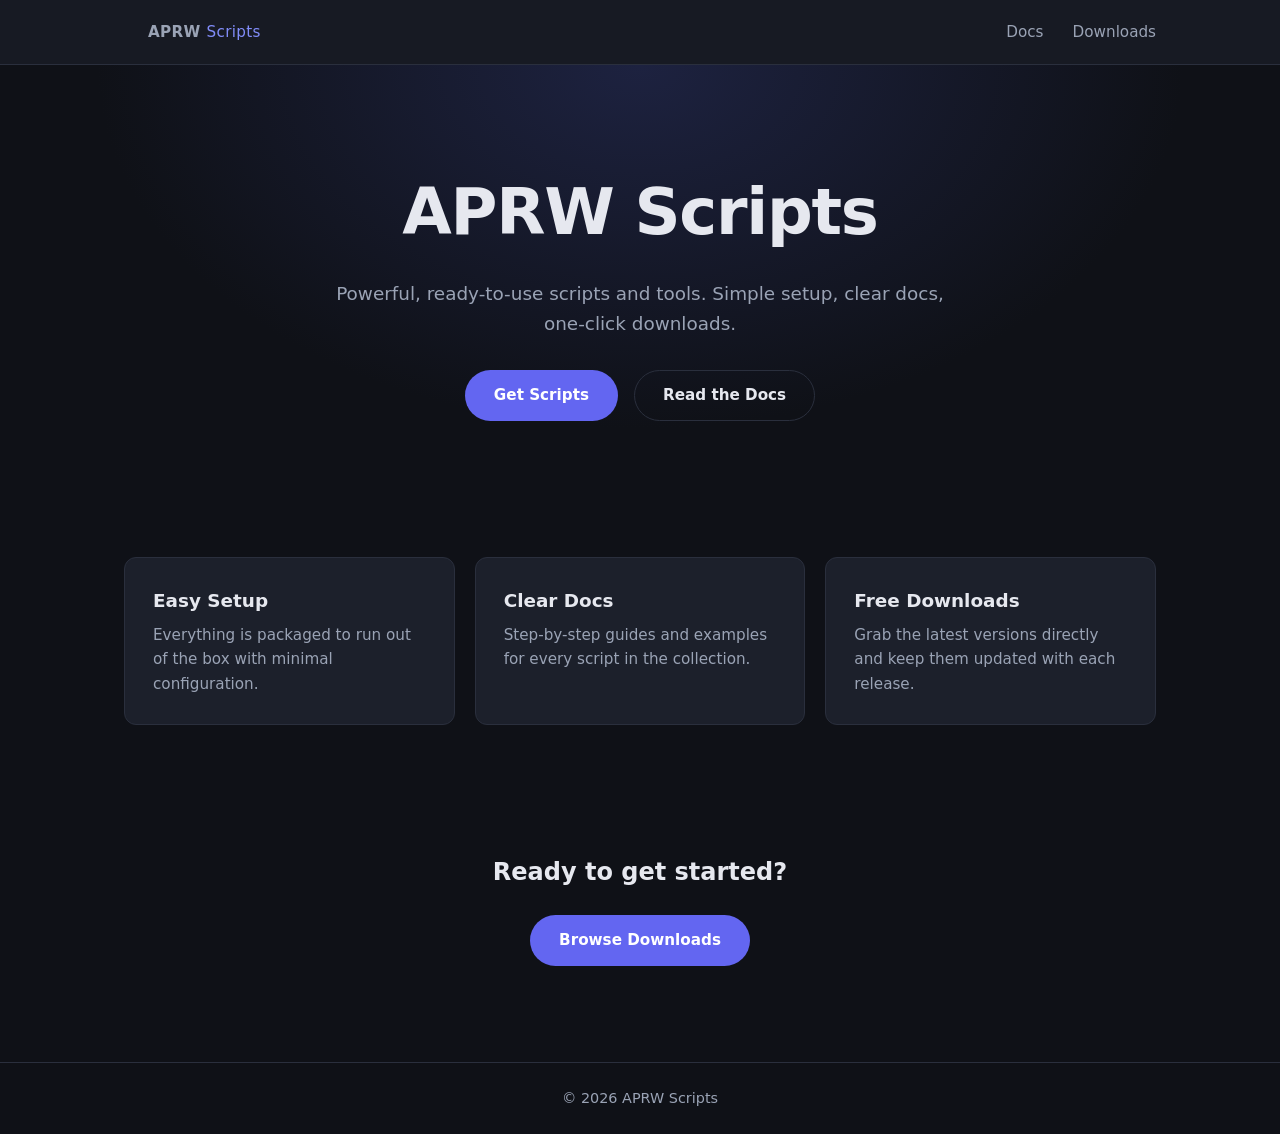
<file: index.html>
<!DOCTYPE html>
<html lang="en">
<head>
  <meta charset="UTF-8">
  <meta name="viewport" content="width=device-width, initial-scale=1.0">
  <title>APRW Scripts</title>
  <meta name="description" content="APRW Scripts - Tools, scripts, and documentation.">
  <link rel="stylesheet" href="style.css">
</head>
<body>
  <header class="site-header">
    <div class="container nav">
      <a class="brand" href="index.html">APRW<span>Scripts</span></a>
      <nav>
        <a href="docs.html">Docs</a>
        <a href="downloads.html">Downloads</a>
      </nav>
    </div>
  </header>

  <main>
    <section class="hero">
      <div class="container">
        <h1>APRW Scripts</h1>
        <p>Powerful, ready-to-use scripts and tools. Simple setup, clear docs, one-click downloads.</p>
        <div class="hero-actions">
          <a class="btn btn-primary" href="downloads.html">Get Scripts</a>
          <a class="btn btn-outline" href="docs.html">Read the Docs</a>
        </div>
      </div>
    </section>

    <section class="features">
      <div class="container grid-3">
        <article class="card">
          <h2>Easy Setup</h2>
          <p>Everything is packaged to run out of the box with minimal configuration.</p>
        </article>
        <article class="card">
          <h2>Clear Docs</h2>
          <p>Step-by-step guides and examples for every script in the collection.</p>
        </article>
        <article class="card">
          <h2>Free Downloads</h2>
          <p>Grab the latest versions directly and keep them updated with each release.</p>
        </article>
      </div>
    </section>

    <section class="cta">
      <div class="container">
        <h2>Ready to get started?</h2>
        <a class="btn btn-primary" href="downloads.html">Browse Downloads</a>
      </div>
    </section>
  </main>

  <footer class="site-footer">
    <div class="container">
      <p>&copy; 2026 APRW Scripts</p>
    </div>
  </footer>
</body>
</html>
</file>
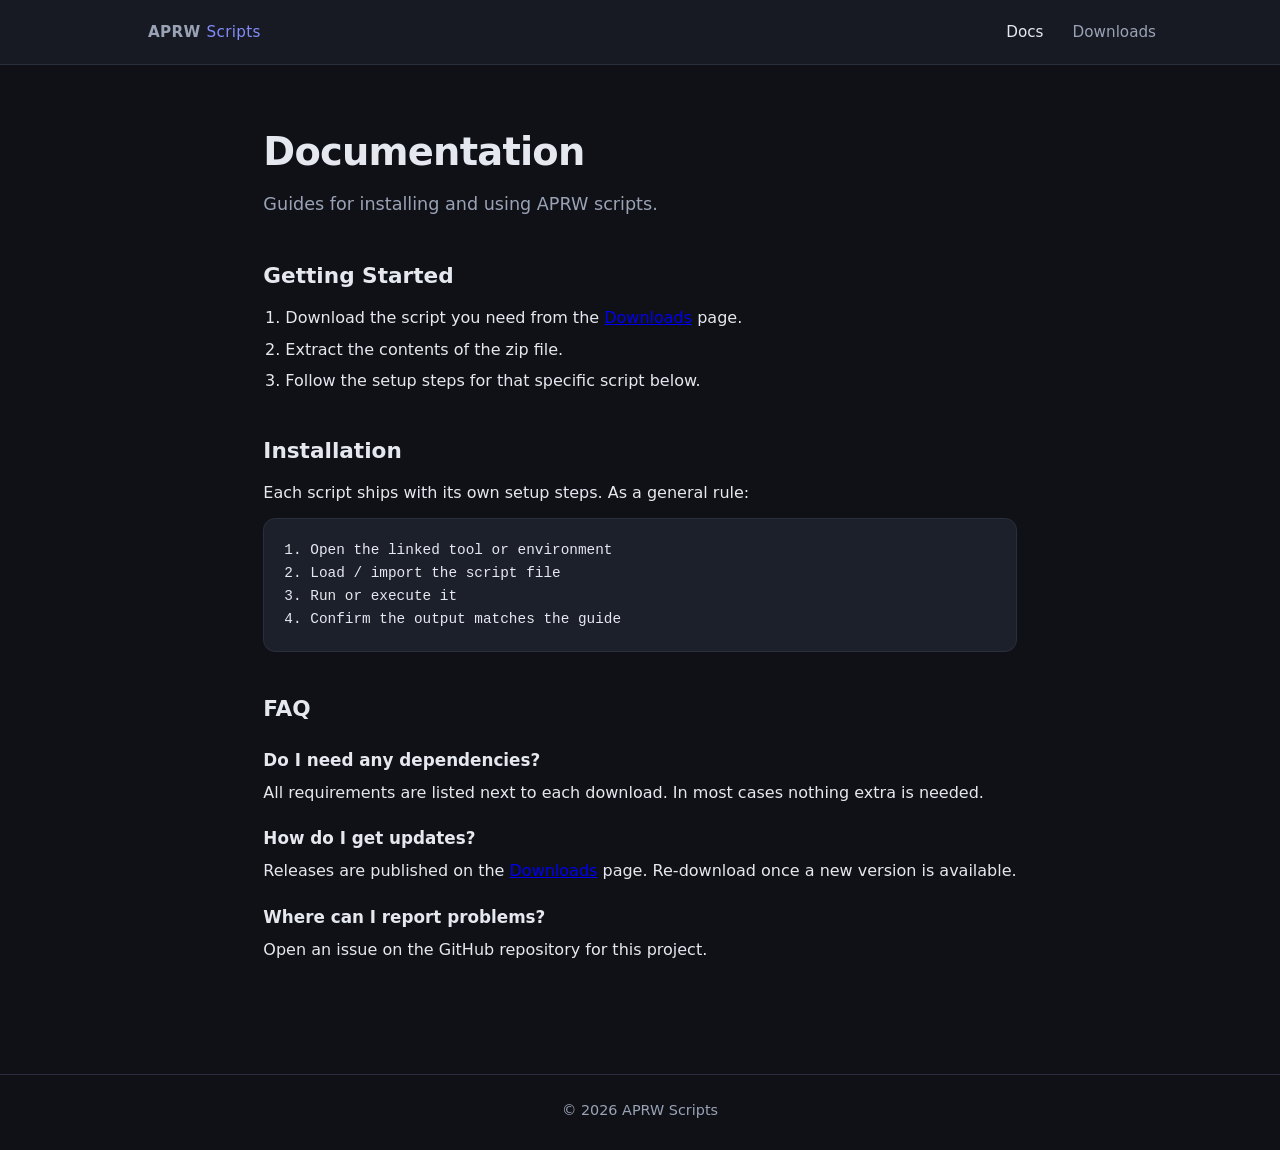
<file: docs.html>
<!DOCTYPE html>
<html lang="en">
<head>
  <meta charset="UTF-8">
  <meta name="viewport" content="width=device-width, initial-scale=1.0">
  <title>Documentation - APRW Scripts</title>
  <meta name="description" content="Documentation and guides for APRW Scripts.">
  <link rel="stylesheet" href="style.css">
</head>
<body>
  <header class="site-header">
    <div class="container nav">
      <a class="brand" href="index.html">APRW<span>Scripts</span></a>
      <nav>
        <a href="docs.html" class="active">Docs</a>
        <a href="downloads.html">Downloads</a>
      </nav>
    </div>
  </header>

  <main class="container page">
    <h1>Documentation</h1>
    <p class="lede">Guides for installing and using APRW scripts.</p>

    <section>
      <h2>Getting Started</h2>
      <ol>
        <li>Download the script you need from the <a href="downloads.html">Downloads</a> page.</li>
        <li>Extract the contents of the zip file.</li>
        <li>Follow the setup steps for that specific script below.</li>
      </ol>
    </section>

    <section>
      <h2>Installation</h2>
      <p>Each script ships with its own setup steps. As a general rule:</p>
      <pre><code>1. Open the linked tool or environment
2. Load / import the script file
3. Run or execute it
4. Confirm the output matches the guide</code></pre>
    </section>

    <section>
      <h2>FAQ</h2>
      <h3>Do I need any dependencies?</h3>
      <p>All requirements are listed next to each download. In most cases nothing extra is needed.</p>
      <h3>How do I get updates?</h3>
      <p>Releases are published on the <a href="downloads.html">Downloads</a> page. Re-download once a new version is available.</p>
      <h3>Where can I report problems?</h3>
      <p>Open an issue on the GitHub repository for this project.</p>
    </section>
  </main>

  <footer class="site-footer">
    <div class="container">
      <p>&copy; 2026 APRW Scripts</p>
    </div>
  </footer>
</body>
</html>
</file>
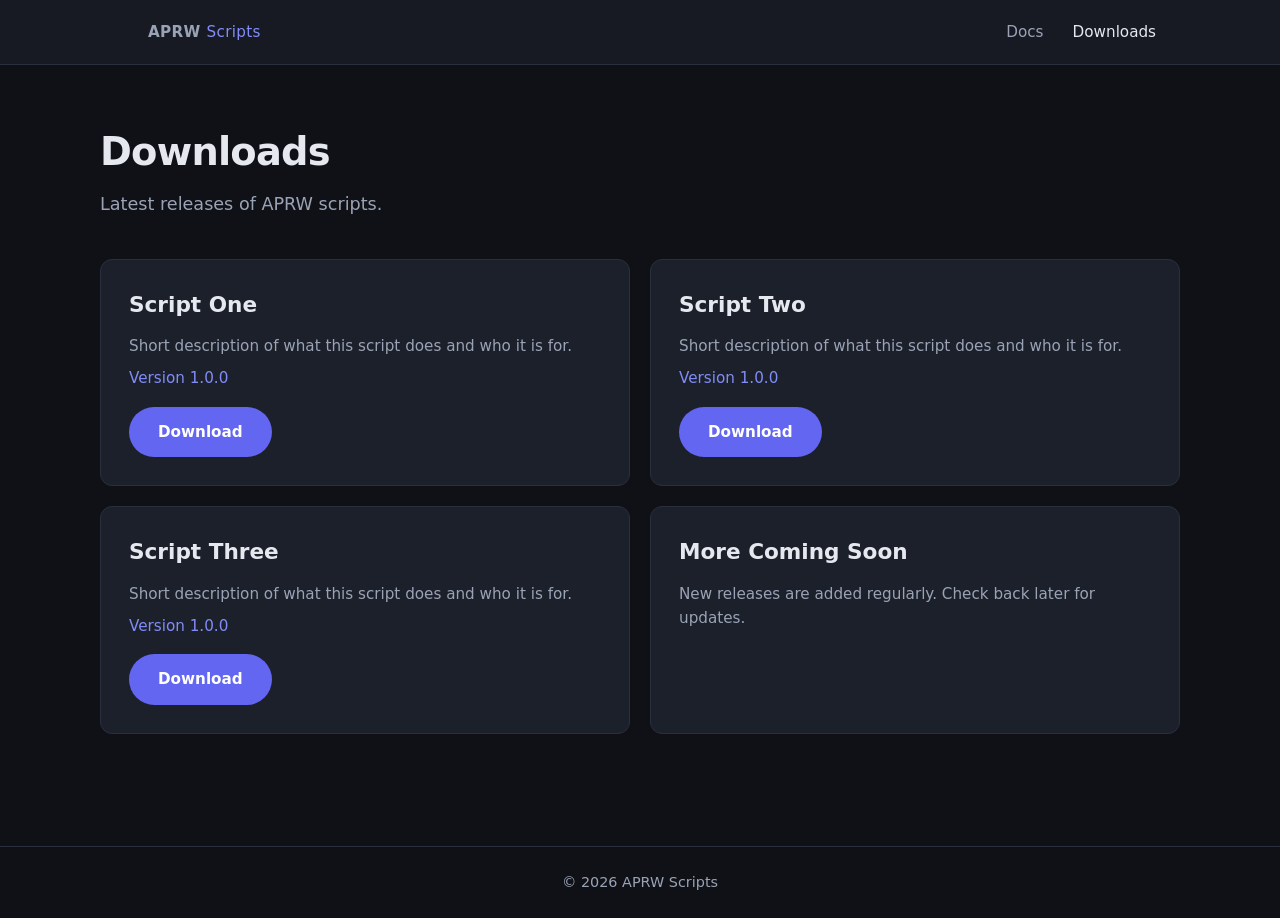
<file: downloads.html>
<!DOCTYPE html>
<html lang="en">
<head>
  <meta charset="UTF-8">
  <meta name="viewport" content="width=device-width, initial-scale=1.0">
  <title>Downloads - APRW Scripts</title>
  <meta name="description" content="Download APRW scripts and tools.">
  <link rel="stylesheet" href="style.css">
</head>
<body>
  <header class="site-header">
    <div class="container nav">
      <a class="brand" href="index.html">APRW<span>Scripts</span></a>
      <nav>
        <a href="docs.html">Docs</a>
        <a href="downloads.html" class="active">Downloads</a>
      </nav>
    </div>
  </header>

  <main class="container page">
    <h1>Downloads</h1>
    <p class="lede">Latest releases of APRW scripts.</p>

    <section class="grid-2">
      <article class="card">
        <h2>Script One</h2>
        <p>Short description of what this script does and who it is for.</p>
        <p class="meta">Version 1.0.0</p>
        <a class="btn btn-primary" href="#">Download</a>
      </article>

      <article class="card">
        <h2>Script Two</h2>
        <p>Short description of what this script does and who it is for.</p>
        <p class="meta">Version 1.0.0</p>
        <a class="btn btn-primary" href="#">Download</a>
      </article>

      <article class="card">
        <h2>Script Three</h2>
        <p>Short description of what this script does and who it is for.</p>
        <p class="meta">Version 1.0.0</p>
        <a class="btn btn-primary" href="#">Download</a>
      </article>

      <article class="card">
        <h2>More Coming Soon</h2>
        <p>New releases are added regularly. Check back later for updates.</p>
      </article>
    </section>
  </main>

  <footer class="site-footer">
    <div class="container">
      <p>&copy; 2026 APRW Scripts</p>
    </div>
  </footer>
</body>
</html>
</file>
<file: style.css>
:root {
  --bg: #0f1117;
  --bg-alt: #171a23;
  --card: #1c202b;
  --border: #2a2f3d;
  --text: #e6e8ef;
  --muted: #9aa3b5;
  --accent: #6366f1;
  --accent-strong: #818cf8;
  --radius: 12px;
  --max-width: 1080px;
}

* {
  margin: 0;
  padding: 0;
  box-sizing: border-box;
}

body {
  font-family: "Segoe UI", system-ui, -apple-system, sans-serif;
  background: var(--bg);
  color: var(--text);
  line-height: 1.6;
  min-height: 100vh;
  display: flex;
  flex-direction: column;
}

.container {
  max-width: var(--max-width);
  margin: 0 auto;
  padding: 0 24px;
}

.site-header {
  background: var(--bg-alt);
  border-bottom: 1px solid var(--border);
  position: sticky;
  top: 0;
  z-index: 10;
}

.nav {
  display: flex;
  align-items: center;
  justify-content: space-between;
  height: 64px;
}

.brand {
  font-size: 1.25rem;
  font-weight: 700;
  color: var(--text);
  text-decoration: none;
  letter-spacing: 0.02em;
}

.brand span {
  color: var(--accent-strong);
  margin-left: 6px;
  font-weight: 400;
}

.nav a {
  color: var(--muted);
  text-decoration: none;
  margin-left: 24px;
  font-size: 0.95rem;
  transition: color 0.15s ease;
}

.nav a:hover,
.nav a.active {
  color: var(--text);
}

main {
  flex: 1;
}

.hero {
  padding: 96px 0 72px;
  text-align: center;
  background: radial-gradient(ellipse at top, #1d2240 0%, var(--bg) 60%);
}

.hero h1 {
  font-size: clamp(2.2rem, 6vw, 4rem);
  letter-spacing: -0.02em;
  margin-bottom: 16px;
}

.hero p {
  color: var(--muted);
  font-size: 1.15rem;
  max-width: 620px;
  margin: 0 auto 32px;
}

.hero-actions {
  display: flex;
  gap: 16px;
  justify-content: center;
  flex-wrap: wrap;
}

.btn {
  display: inline-block;
  padding: 12px 28px;
  border-radius: 999px;
  text-decoration: none;
  font-weight: 600;
  font-size: 0.95rem;
  border: 1px solid transparent;
  transition: transform 0.1s ease, background 0.15s ease;
}

.btn:hover {
  transform: translateY(-1px);
}

.btn-primary {
  background: var(--accent);
  color: #fff;
}

.btn-primary:hover {
  background: var(--accent-strong);
}

.btn-outline {
  border-color: var(--border);
  color: var(--text);
}

.btn-outline:hover {
  border-color: var(--accent);
  color: var(--accent-strong);
}

.features {
  padding: 64px 0;
  background: var(--bg);
}

.grid-3,
.grid-2 {
  display: grid;
  gap: 20px;
}

.grid-3 {
  grid-template-columns: repeat(3, 1fr);
}

.grid-2 {
  grid-template-columns: repeat(2, 1fr);
}

.card {
  background: var(--card);
  border: 1px solid var(--border);
  border-radius: var(--radius);
  padding: 28px;
}

.card h2 {
  font-size: 1.15rem;
  margin-bottom: 8px;
}

.card p {
  color: var(--muted);
  font-size: 0.95rem;
}

.card .btn {
  margin-top: 16px;
}

.meta {
  font-size: 0.8rem;
  color: var(--accent-strong) !important;
  margin-top: 8px;
}

.cta {
  padding: 64px 0 96px;
  text-align: center;
}

.cta h2 {
  margin-bottom: 24px;
}

.page {
  padding: 56px 0 72px;
}

.page h1 {
  font-size: 2.4rem;
  letter-spacing: -0.02em;
  margin-bottom: 8px;
}

.lede {
  color: var(--muted);
  font-size: 1.1rem;
  margin-bottom: 40px;
}

.page section {
  margin-bottom: 40px;
}

.page h2 {
  font-size: 1.35rem;
  margin-bottom: 12px;
}

.page h3 {
  font-size: 1.05rem;
  margin: 20px 0 6px;
}

.page ol {
  padding-left: 22px;
}

.page li {
  margin-bottom: 6px;
}

pre {
  background: var(--card);
  border: 1px solid var(--border);
  border-radius: var(--radius);
  padding: 20px;
  overflow-x: auto;
  font-size: 0.9rem;
  margin-top: 12px;
}

code {
  font-family: Consolas, "Courier New", monospace;
}

.site-footer {
  border-top: 1px solid var(--border);
  padding: 24px 0;
  color: var(--muted);
  font-size: 0.9rem;
}

.site-footer p {
  text-align: center;
  color: var(--muted);
}

@media (max-width: 720px) {
  .grid-3,
  .grid-2 {
    grid-template-columns: 1fr;
  }

  .hero {
    padding: 64px 0 56px;
  }

  .nav a {
    margin-left: 16px;
  }
}
</file>
